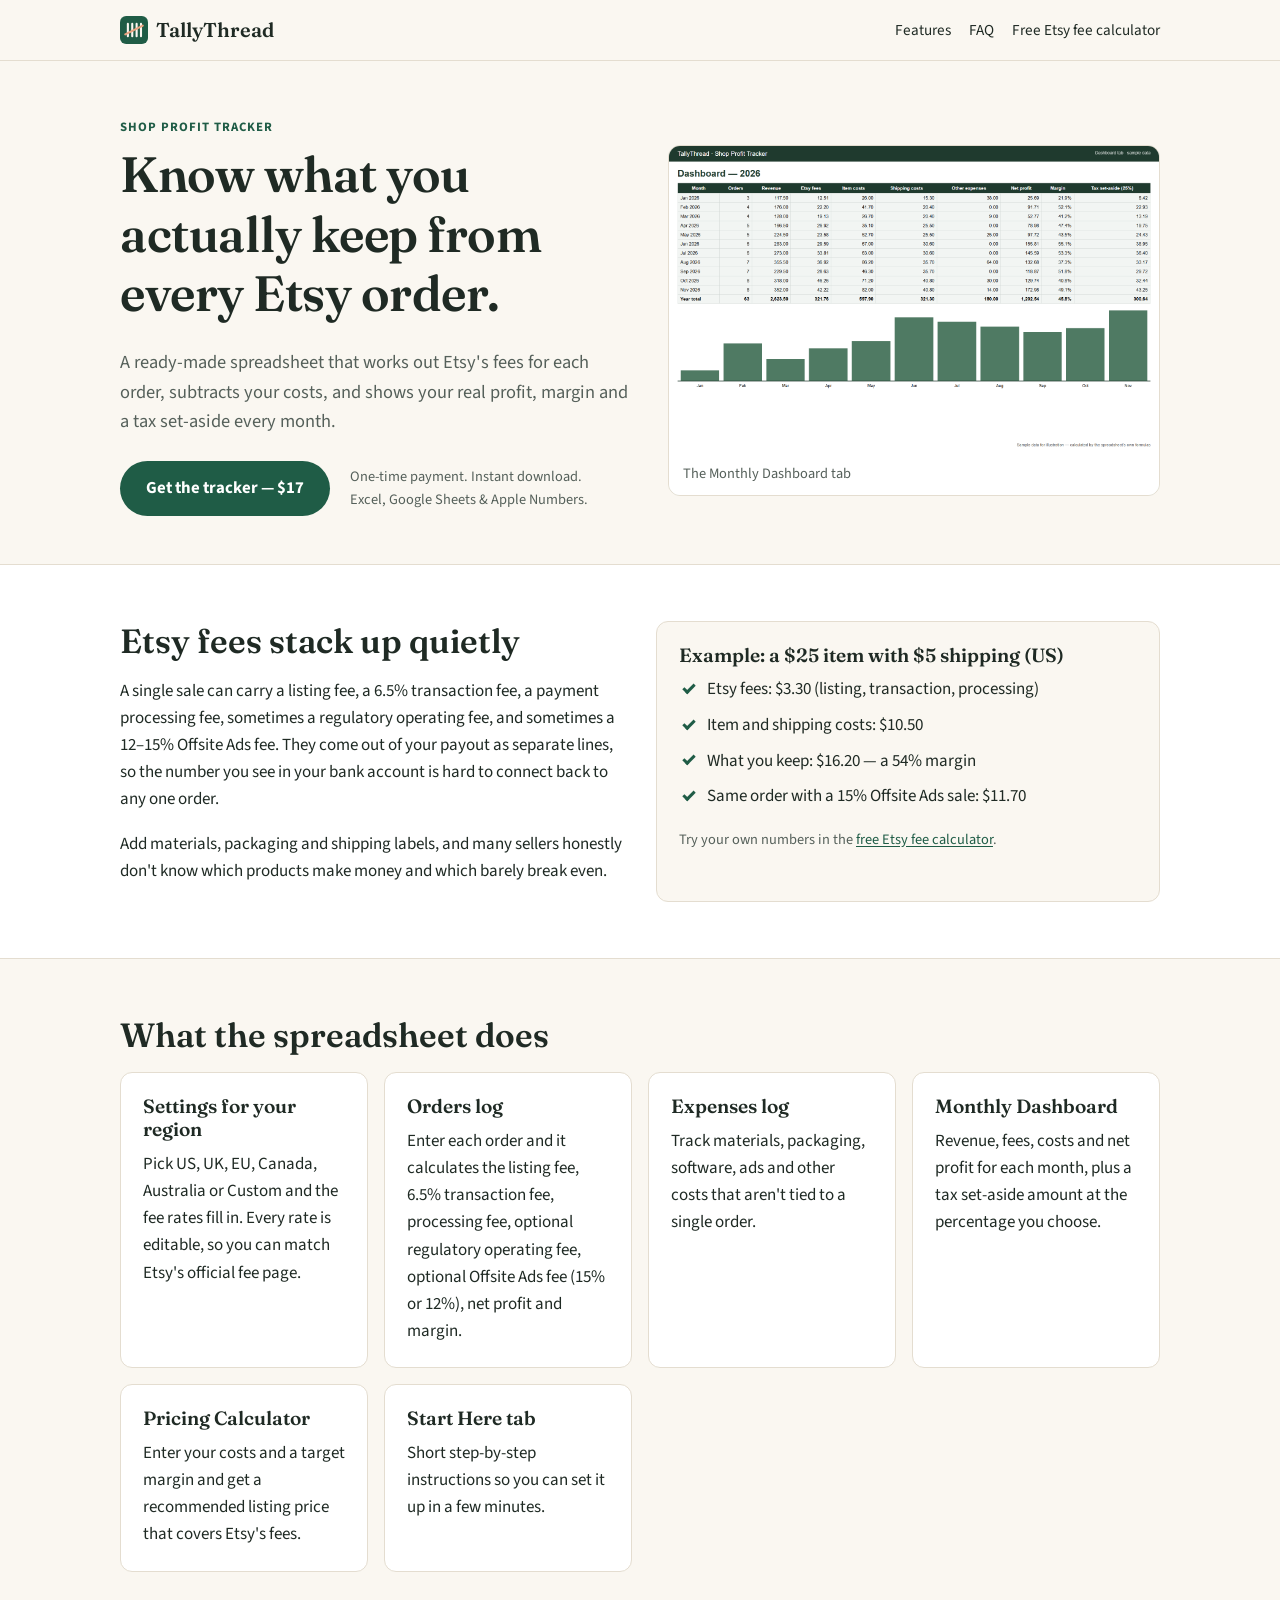
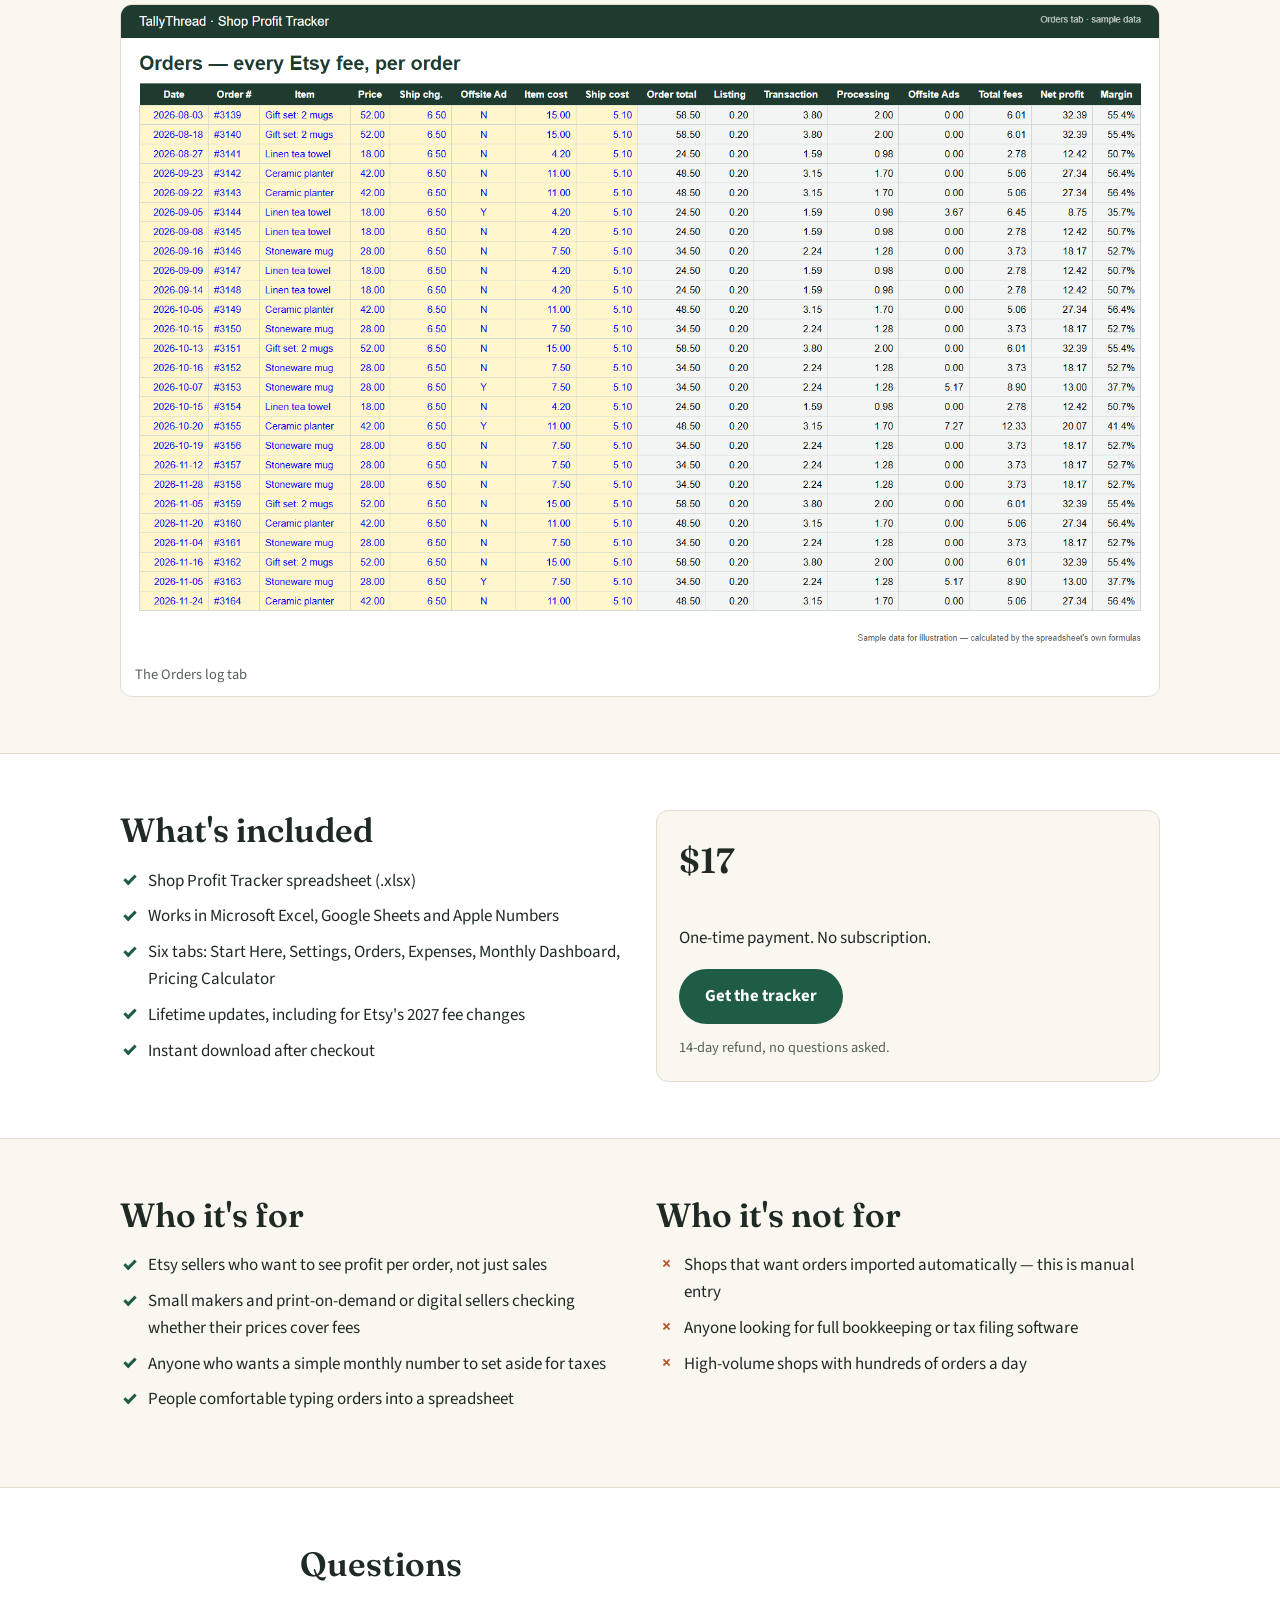
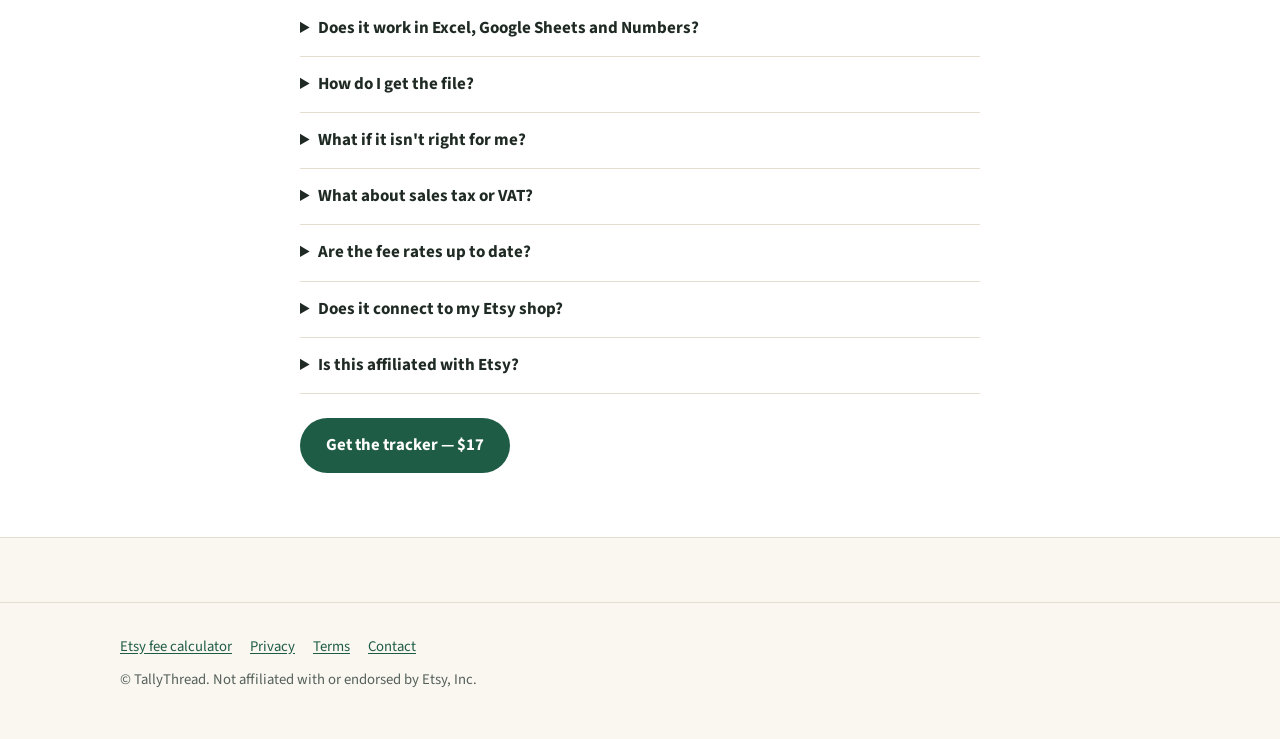
<file: site/index.html>
<!doctype html>
<html lang="en">
<head>
<meta charset="utf-8">
<meta name="viewport" content="width=device-width, initial-scale=1">
<title>Shop Profit Tracker — Etsy profit spreadsheet | TallyThread</title>
<meta name="description" content="A spreadsheet for Etsy and small online sellers that works out every fee, your real profit per order, monthly totals and a tax set-aside. Excel, Google Sheets and Numbers. $17 one-time.">
<link rel="canonical" href="https://bernardocarvalho2000.github.io/tallythread/">
<meta property="og:type" content="website">
<meta property="og:title" content="Shop Profit Tracker — know your real profit on every Etsy order">
<meta property="og:description" content="Spreadsheet that calculates Etsy fees, net profit, margin and a monthly tax set-aside. Excel, Google Sheets, Numbers. $17 one-time.">
<meta property="og:url" content="https://bernardocarvalho2000.github.io/tallythread/">
<meta property="og:image" content="https://bernardocarvalho2000.github.io/tallythread/assets/preview-dashboard.png">
<link rel="icon" href="favicon.svg" type="image/svg+xml">
<link rel="preconnect" href="https://fonts.googleapis.com">
<link rel="preconnect" href="https://fonts.gstatic.com" crossorigin>
<link rel="stylesheet" href="https://fonts.googleapis.com/css2?family=Fraunces:opsz,wght@9..144,600&family=Source+Sans+3:wght@400;600;700&display=swap">
<link rel="stylesheet" href="styles.css">
</head>
<body>
<a class="skip" href="#main">Skip to content</a>
<header class="site-header">
  <div class="wrap">
    <a class="brand" href="./"><img src="favicon.svg" alt="" width="28" height="28">TallyThread</a>
    <nav class="nav" aria-label="Main">
      <a href="#features">Features</a>
      <a href="#faq">FAQ</a>
      <a href="etsy-fee-calculator/">Free Etsy fee calculator</a>
    </nav>
  </div>
</header>

<main id="main">
  <section class="hero">
    <div class="wrap hero-grid">
      <div>
        <p class="eyebrow">Shop Profit Tracker</p>
        <h1>Know what you actually keep from every Etsy order.</h1>
        <p class="lead">A ready-made spreadsheet that works out Etsy's fees for each order, subtracts your costs, and shows your real profit, margin and a tax set-aside every month.</p>
        <div class="cta-row">
          <a class="buy" href="https://bernardocraft3.gumroad.com/l/shop-profit-tracker" data-gumroad-overlay-checkout="false">Get the tracker — $17</a>
          <span class="fine">One-time payment. Instant download.<br>Excel, Google Sheets &amp; Apple Numbers.</span>
        </div>
      </div>
      <figure class="shot">
        <img src="assets/preview-dashboard.png" alt="Monthly Dashboard tab showing revenue, Etsy fees, costs, net profit and tax set-aside for each month" width="1600" height="1000">
        <figcaption>The Monthly Dashboard tab</figcaption>
      </figure>
    </div>
  </section>

  <section class="alt" aria-labelledby="problem">
    <div class="wrap two">
      <div>
        <h2 id="problem">Etsy fees stack up quietly</h2>
        <p>A single sale can carry a listing fee, a 6.5% transaction fee, a payment processing fee, sometimes a regulatory operating fee, and sometimes a 12–15% Offsite Ads fee. They come out of your payout as separate lines, so the number you see in your bank account is hard to connect back to any one order.</p>
        <p>Add materials, packaging and shipping labels, and many sellers honestly don't know which products make money and which barely break even.</p>
      </div>
      <div class="card">
        <h3>Example: a $25 item with $5 shipping (US)</h3>
        <ul class="check">
          <li>Etsy fees: $3.30 (listing, transaction, processing)</li>
          <li>Item and shipping costs: $10.50</li>
          <li>What you keep: $16.20 — a 54% margin</li>
          <li>Same order with a 15% Offsite Ads sale: $11.70</li>
        </ul>
        <p class="fine">Try your own numbers in the <a href="etsy-fee-calculator/">free Etsy fee calculator</a>.</p>
      </div>
    </div>
  </section>

  <section id="features" aria-labelledby="features-h">
    <div class="wrap">
      <h2 id="features-h">What the spreadsheet does</h2>
      <div class="grid">
        <div class="card"><h3>Settings for your region</h3><p>Pick US, UK, EU, Canada, Australia or Custom and the fee rates fill in. Every rate is editable, so you can match Etsy's official fee page.</p></div>
        <div class="card"><h3>Orders log</h3><p>Enter each order and it calculates the listing fee, 6.5% transaction fee, processing fee, optional regulatory operating fee, optional Offsite Ads fee (15% or 12%), net profit and margin.</p></div>
        <div class="card"><h3>Expenses log</h3><p>Track materials, packaging, software, ads and other costs that aren't tied to a single order.</p></div>
        <div class="card"><h3>Monthly Dashboard</h3><p>Revenue, fees, costs and net profit for each month, plus a tax set-aside amount at the percentage you choose.</p></div>
        <div class="card"><h3>Pricing Calculator</h3><p>Enter your costs and a target margin and get a recommended listing price that covers Etsy's fees.</p></div>
        <div class="card"><h3>Start Here tab</h3><p>Short step-by-step instructions so you can set it up in a few minutes.</p></div>
      </div>
      <figure class="shot" style="margin-top:32px">
        <img src="assets/preview-orders.png" alt="Orders log tab with one row per order showing each Etsy fee, net profit and margin" width="1600" height="1000" loading="lazy">
        <figcaption>The Orders log tab</figcaption>
      </figure>
    </div>
  </section>

  <section class="alt" aria-labelledby="included">
    <div class="wrap two">
      <div>
        <h2 id="included">What's included</h2>
        <ul class="check">
          <li>Shop Profit Tracker spreadsheet (.xlsx)</li>
          <li>Works in Microsoft Excel, Google Sheets and Apple Numbers</li>
          <li>Six tabs: Start Here, Settings, Orders, Expenses, Monthly Dashboard, Pricing Calculator</li>
          <li>Lifetime updates, including for Etsy's 2027 fee changes</li>
          <li>Instant download after checkout</li>
        </ul>
      </div>
      <div class="card">
        <p class="price">$17</p>
        <p>One-time payment. No subscription.</p>
        <a class="buy" href="https://bernardocraft3.gumroad.com/l/shop-profit-tracker" data-gumroad-overlay-checkout="false">Get the tracker</a>
        <p class="fine" style="margin-top:12px">14-day refund, no questions asked.</p>
      </div>
    </div>
  </section>

  <section aria-labelledby="who">
    <div class="wrap two">
      <div>
        <h2 id="who">Who it's for</h2>
        <ul class="check">
          <li>Etsy sellers who want to see profit per order, not just sales</li>
          <li>Small makers and print-on-demand or digital sellers checking whether their prices cover fees</li>
          <li>Anyone who wants a simple monthly number to set aside for taxes</li>
          <li>People comfortable typing orders into a spreadsheet</li>
        </ul>
      </div>
      <div>
        <h2>Who it's not for</h2>
        <ul class="check cross">
          <li>Shops that want orders imported automatically — this is manual entry</li>
          <li>Anyone looking for full bookkeeping or tax filing software</li>
          <li>High-volume shops with hundreds of orders a day</li>
        </ul>
      </div>
    </div>
  </section>

  <section id="faq" class="alt" aria-labelledby="faq-h">
    <div class="wrap narrow">
      <h2 id="faq-h">Questions</h2>
      <details><summary>Does it work in Excel, Google Sheets and Numbers?</summary><p>Yes. It's a standard .xlsx file. Open it in Microsoft Excel, upload it to Google Drive and open it with Google Sheets, or open it in Apple Numbers.</p></details>
      <details><summary>How do I get the file?</summary><p>Checkout is handled by Gumroad. Right after you pay you'll see a download link, and Gumroad also emails you the link so you can download it again later.</p></details>
      <details><summary>What if it isn't right for me?</summary><p>Email within 14 days of purchase for a full refund. No questions asked.</p></details>
      <details><summary>What about sales tax or VAT?</summary><p>Gumroad calculates and collects any sales tax or VAT that applies to your location at checkout.</p></details>
      <details><summary>Are the fee rates up to date?</summary><p>The Settings tab pre-fills rates for your region, and every rate is editable. Etsy changes fees from time to time, so check them against Etsy's official fee page. Buyers get free updates for the life of the product, including for the 2027 fee changes.</p></details>
      <details><summary>Does it connect to my Etsy shop?</summary><p>No. You type in your orders and expenses. Nothing connects to your Etsy account.</p></details>
      <details><summary>Is this affiliated with Etsy?</summary><p>No. TallyThread and Shop Profit Tracker are not affiliated with, endorsed by or sponsored by Etsy, Inc. "Etsy" is a trademark of Etsy, Inc.</p></details>
      <div class="cta-row">
        <a class="buy" href="https://bernardocraft3.gumroad.com/l/shop-profit-tracker" data-gumroad-overlay-checkout="false">Get the tracker — $17</a>
      </div>
    </div>
  </section>
</main>

<footer class="site-footer">
  <div class="wrap">
    <nav aria-label="Footer">
      <a href="etsy-fee-calculator/">Etsy fee calculator</a>
      <a href="privacy.html">Privacy</a>
      <a href="terms.html">Terms</a>
      <a href="mailto:bernardo.carvalho20@outlook.com">Contact</a>
    </nav>
    <p>© TallyThread. Not affiliated with or endorsed by Etsy, Inc.</p>
  </div>
</footer>
</body>
</html>
</file>
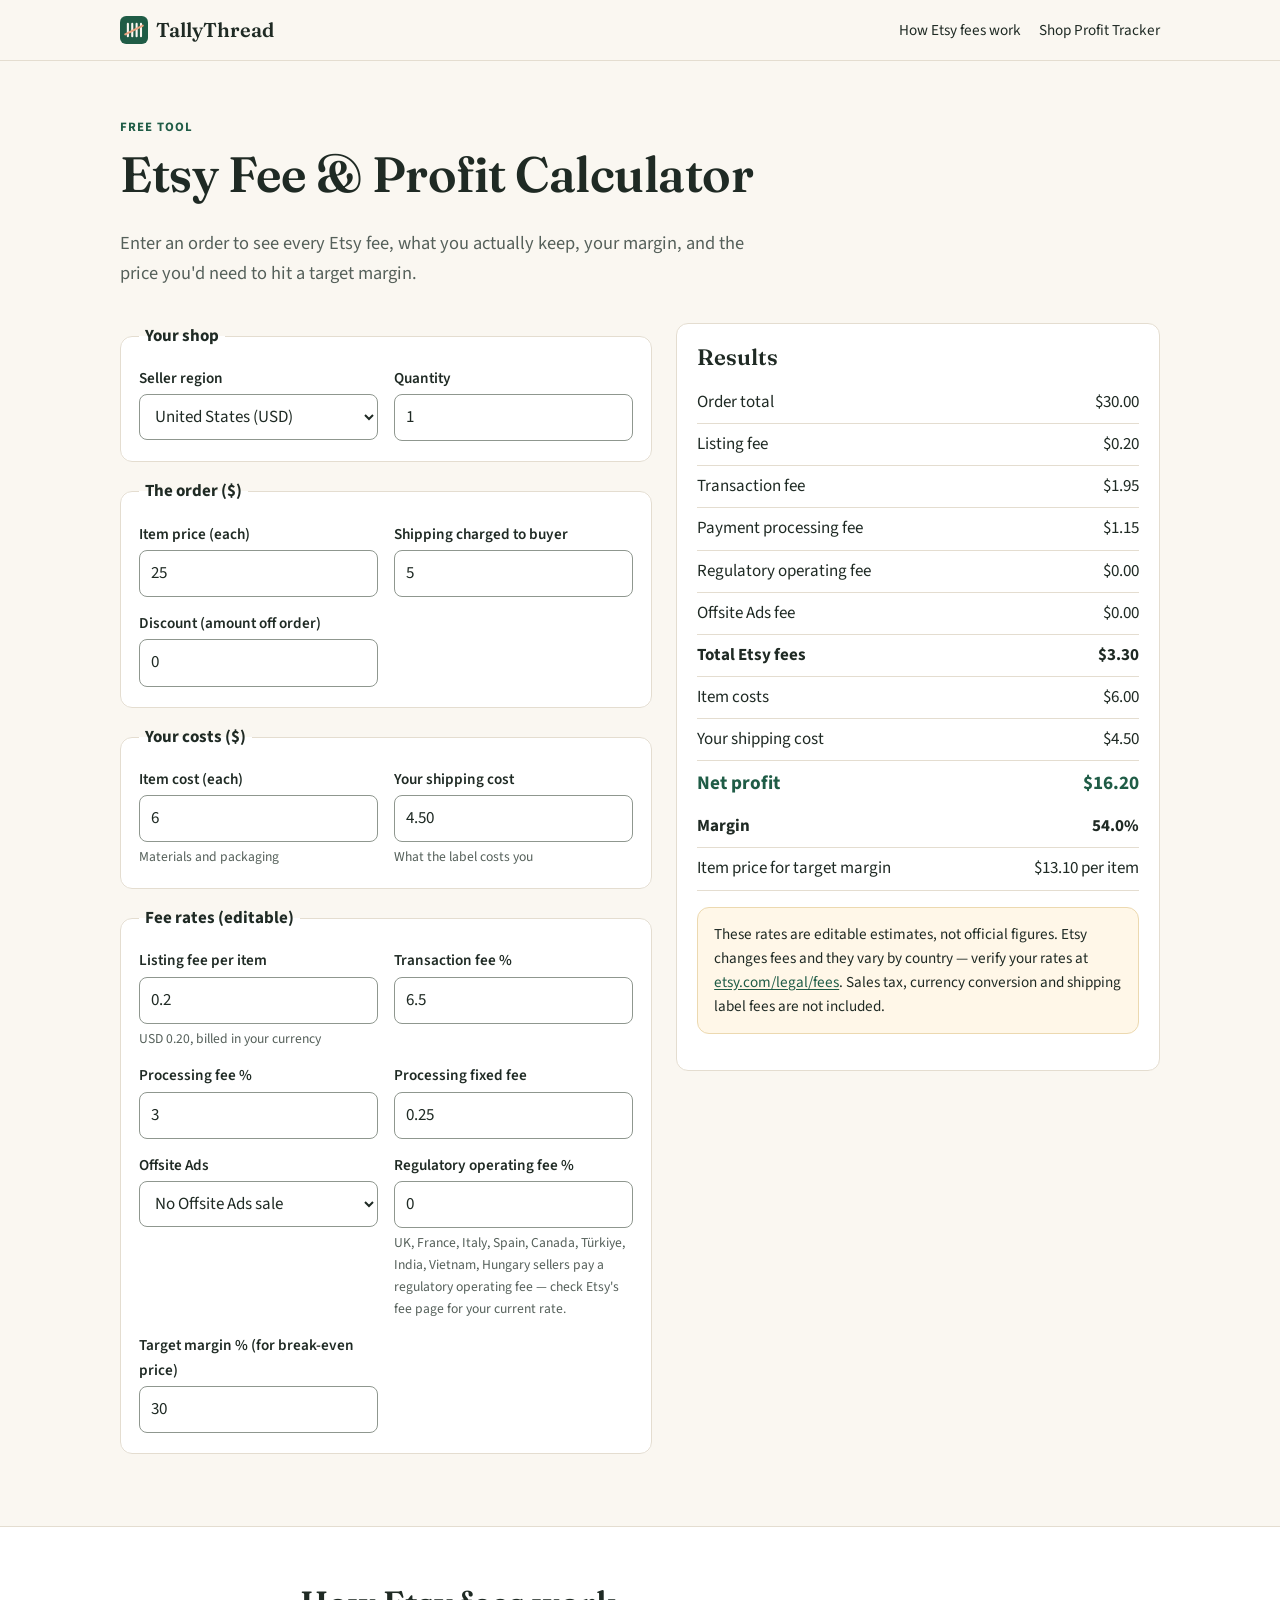
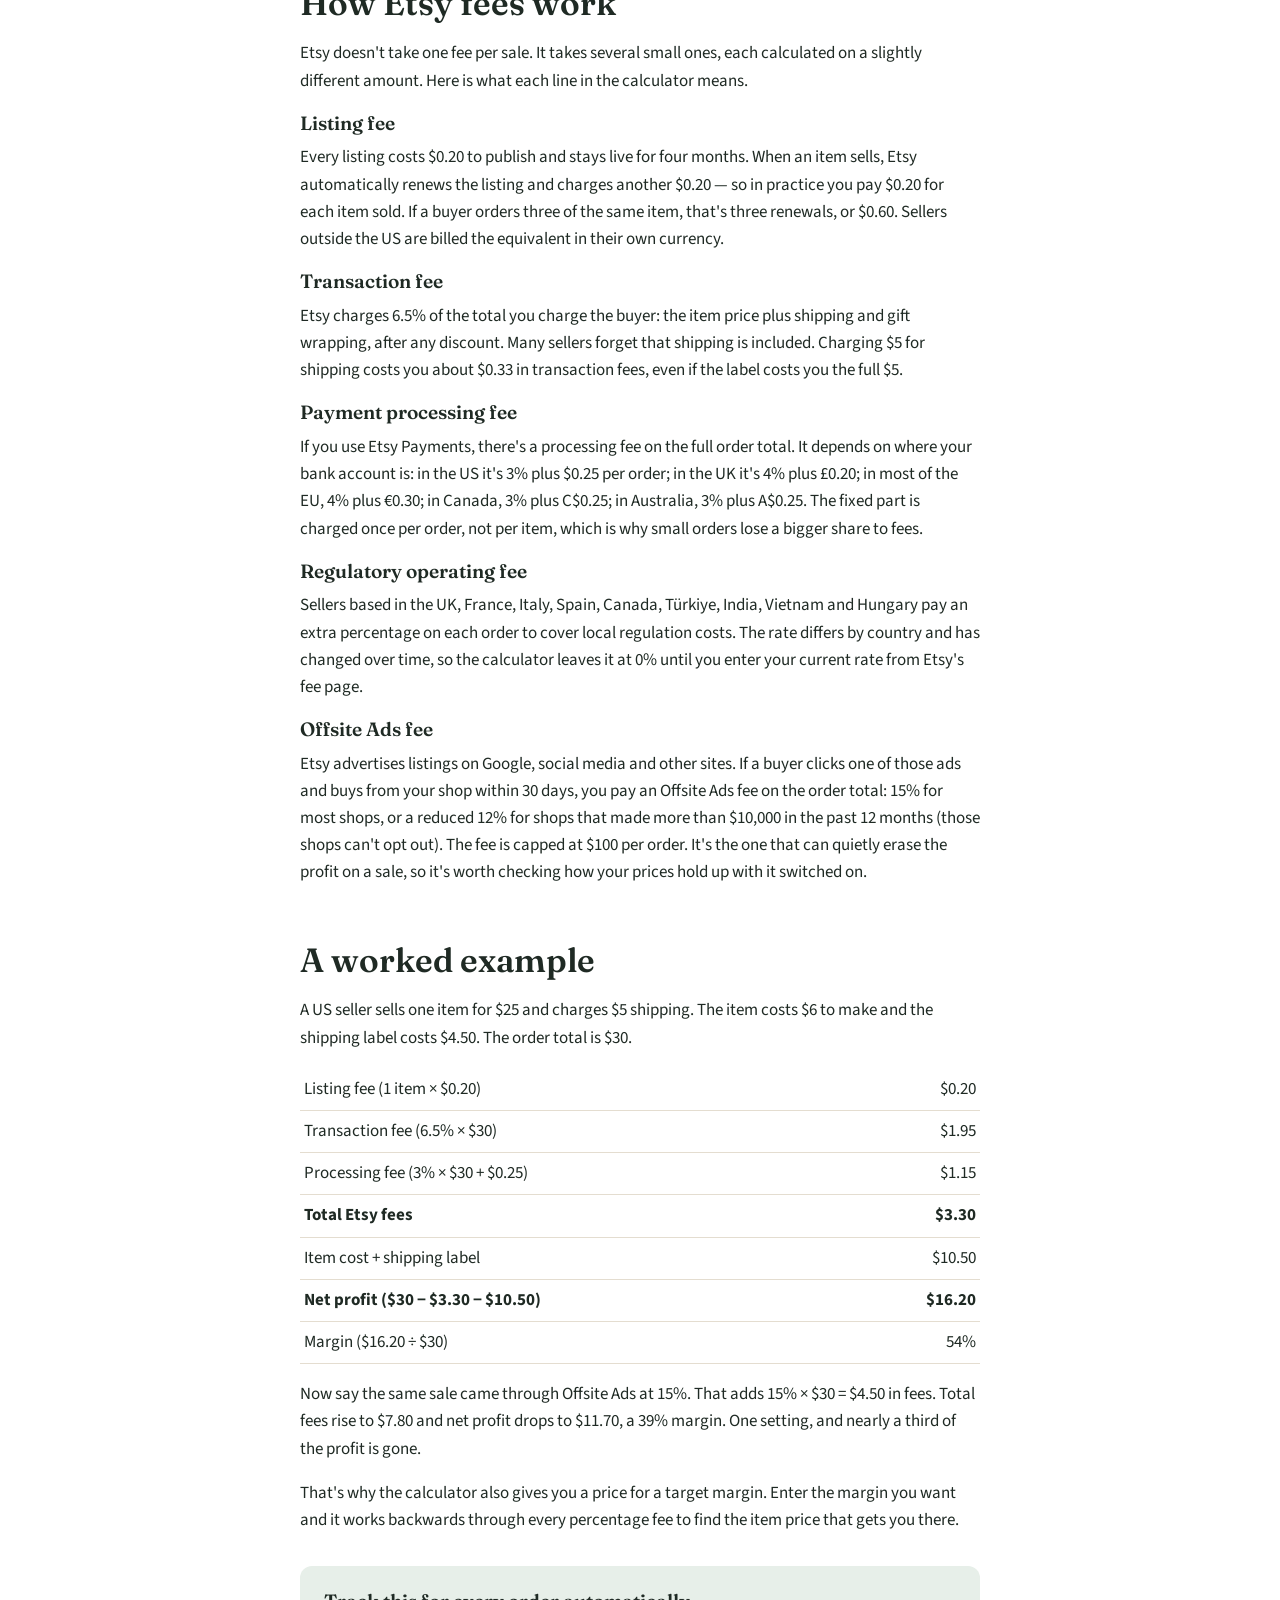
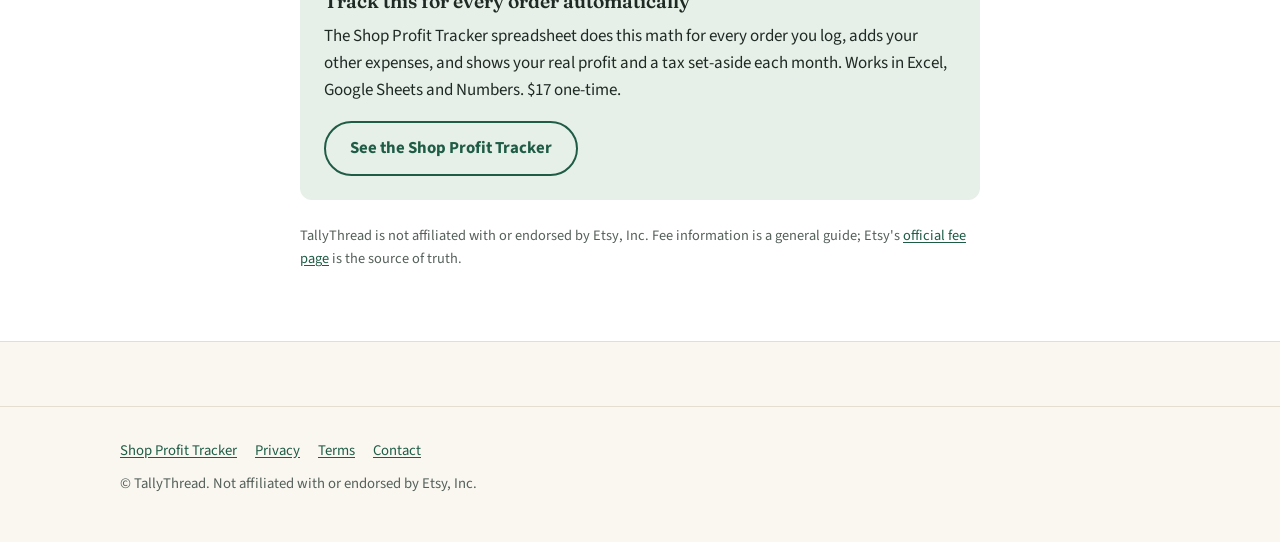
<file: site/etsy-fee-calculator/index.html>
<!doctype html>
<html lang="en">
<head>
<meta charset="utf-8">
<meta name="viewport" content="width=device-width, initial-scale=1">
<title>Etsy Fee Calculator — Fees, Profit &amp; Break-Even Price (Free)</title>
<meta name="description" content="Free Etsy fee calculator. See the listing, transaction, payment processing, regulatory and Offsite Ads fees on any order, plus your net profit, margin and break-even price. US, UK, EU, Canada, Australia.">
<link rel="canonical" href="https://bernardocarvalho2000.github.io/tallythread/etsy-fee-calculator/">
<meta property="og:type" content="website">
<meta property="og:title" content="Free Etsy Fee & Profit Calculator">
<meta property="og:description" content="Work out every Etsy fee on an order, your net profit, margin and the price you need for a target margin.">
<meta property="og:url" content="https://bernardocarvalho2000.github.io/tallythread/etsy-fee-calculator/">
<meta property="og:image" content="https://bernardocarvalho2000.github.io/tallythread/assets/preview-dashboard.png">
<link rel="icon" href="../favicon.svg" type="image/svg+xml">
<link rel="preconnect" href="https://fonts.googleapis.com">
<link rel="preconnect" href="https://fonts.gstatic.com" crossorigin>
<link rel="stylesheet" href="https://fonts.googleapis.com/css2?family=Fraunces:opsz,wght@9..144,600&family=Source+Sans+3:wght@400;600;700&display=swap">
<link rel="stylesheet" href="../styles.css">
<script type="application/ld+json">
{
  "@context": "https://schema.org",
  "@graph": [
    {
      "@type": "WebApplication",
      "name": "Etsy Fee & Profit Calculator",
      "url": "https://bernardocarvalho2000.github.io/tallythread/etsy-fee-calculator/",
      "applicationCategory": "BusinessApplication",
      "operatingSystem": "Any (runs in the browser)",
      "isAccessibleForFree": true,
      "offers": { "@type": "Offer", "price": "0", "priceCurrency": "USD" },
      "publisher": { "@type": "Organization", "name": "TallyThread" }
    },
    {
      "@type": "FAQPage",
      "mainEntity": [
        { "@type": "Question", "name": "How much does Etsy take per sale?",
          "acceptedAnswer": { "@type": "Answer", "text": "For a US seller, Etsy charges a $0.20 listing fee, a 6.5% transaction fee on the item price plus shipping, and a payment processing fee of 3% plus $0.25. On a $25 item with $5 shipping that is $3.30, about 11% of the order. Offsite Ads (15% or 12%) and regulatory operating fees can add more. Check Etsy's fee page for current rates." } },
        { "@type": "Question", "name": "Does Etsy charge fees on shipping?",
          "acceptedAnswer": { "@type": "Answer", "text": "Yes. The 6.5% transaction fee and the payment processing fee are both charged on the shipping amount you charge the buyer, not just the item price." } },
        { "@type": "Question", "name": "What is the Etsy Offsite Ads fee?",
          "acceptedAnswer": { "@type": "Answer", "text": "If a buyer clicks an Etsy ad on another site and buys within 30 days, Etsy charges an Offsite Ads fee of 15% of the order total, or 12% for shops that made over $10,000 in the past 12 months. The fee is capped at $100 per order." } },
        { "@type": "Question", "name": "What is the Etsy regulatory operating fee?",
          "acceptedAnswer": { "@type": "Answer", "text": "Sellers in some countries, including the UK, France, Italy, Spain, Canada, Türkiye, India, Vietnam and Hungary, pay an extra percentage on each order to cover local regulatory costs. The rate differs by country; check Etsy's fee page." } }
      ]
    }
  ]
}
</script>
</head>
<body>
<a class="skip" href="#main">Skip to content</a>
<header class="site-header">
  <div class="wrap">
    <a class="brand" href="../"><img src="../favicon.svg" alt="" width="28" height="28">TallyThread</a>
    <nav class="nav" aria-label="Main">
      <a href="#how-fees-work">How Etsy fees work</a>
      <a href="../">Shop Profit Tracker</a>
    </nav>
  </div>
</header>

<main id="main">
  <section class="hero" style="padding-bottom:16px">
    <div class="wrap">
      <p class="eyebrow">Free tool</p>
      <h1>Etsy Fee &amp; Profit Calculator</h1>
      <p class="lead">Enter an order to see every Etsy fee, what you actually keep, your margin, and the price you'd need to hit a target margin.</p>
    </div>
  </section>

  <section style="padding-top:0">
    <div class="wrap calc-grid">
      <form id="calc" novalidate>
        <fieldset>
          <legend>Your shop</legend>
          <div class="fields">
            <div class="field">
              <label for="region">Seller region</label>
              <select id="region">
                <option value="us">United States (USD)</option>
                <option value="uk">United Kingdom (GBP)</option>
                <option value="eu">European Union (EUR)</option>
                <option value="ca">Canada (CAD)</option>
                <option value="au">Australia (AUD)</option>
                <option value="custom">Custom</option>
              </select>
            </div>
            <div class="field">
              <label for="quantity">Quantity</label>
              <input id="quantity" type="number" inputmode="numeric" min="1" step="1" value="1">
            </div>
          </div>
        </fieldset>

        <fieldset>
          <legend>The order (<span class="cur">$</span>)</legend>
          <div class="fields">
            <div class="field"><label for="price">Item price (each)</label><input id="price" type="number" inputmode="decimal" min="0" step="0.01" value="25"></div>
            <div class="field"><label for="shipping">Shipping charged to buyer</label><input id="shipping" type="number" inputmode="decimal" min="0" step="0.01" value="5"></div>
            <div class="field"><label for="discount">Discount (amount off order)</label><input id="discount" type="number" inputmode="decimal" min="0" step="0.01" value="0"></div>
          </div>
        </fieldset>

        <fieldset>
          <legend>Your costs (<span class="cur">$</span>)</legend>
          <div class="fields">
            <div class="field"><label for="itemCost">Item cost (each)</label><input id="itemCost" type="number" inputmode="decimal" min="0" step="0.01" value="6"><span class="hint">Materials and packaging</span></div>
            <div class="field"><label for="shippingCost">Your shipping cost</label><input id="shippingCost" type="number" inputmode="decimal" min="0" step="0.01" value="4.50"><span class="hint">What the label costs you</span></div>
          </div>
        </fieldset>

        <fieldset>
          <legend>Fee rates (editable)</legend>
          <div class="fields">
            <div class="field"><label for="listing">Listing fee per item</label><input id="listing" type="number" inputmode="decimal" min="0" step="0.01"><span class="hint">USD 0.20, billed in your currency</span></div>
            <div class="field"><label for="transactionPct">Transaction fee %</label><input id="transactionPct" type="number" inputmode="decimal" min="0" step="0.1"></div>
            <div class="field"><label for="processingPct">Processing fee %</label><input id="processingPct" type="number" inputmode="decimal" min="0" step="0.1"></div>
            <div class="field"><label for="processingFixed">Processing fixed fee</label><input id="processingFixed" type="number" inputmode="decimal" min="0" step="0.01"></div>
            <div class="field">
              <label for="offsiteAdsPct">Offsite Ads</label>
              <select id="offsiteAdsPct">
                <option value="0">No Offsite Ads sale</option>
                <option value="15">15% (standard)</option>
                <option value="12">12% (shops over $10k/yr)</option>
              </select>
            </div>
            <div class="field">
              <label for="regulatoryPct">Regulatory operating fee %</label>
              <input id="regulatoryPct" type="number" inputmode="decimal" min="0" step="0.01" value="0" aria-describedby="reg-hint">
              <span class="hint" id="reg-hint">UK, France, Italy, Spain, Canada, Türkiye, India, Vietnam, Hungary sellers pay a regulatory operating fee — check Etsy's fee page for your current rate.</span>
            </div>
            <div class="field"><label for="targetMarginPct">Target margin % (for break-even price)</label><input id="targetMarginPct" type="number" inputmode="decimal" min="0" max="99" step="1" value="30"></div>
          </div>
        </fieldset>
      </form>

      <div class="results" aria-live="polite">
        <h2 style="font-size:1.4rem">Results</h2>
        <table>
          <tbody>
            <tr><th scope="row">Order total</th><td id="out-orderTotal"></td></tr>
            <tr><th scope="row">Listing fee</th><td id="out-listing"></td></tr>
            <tr><th scope="row">Transaction fee</th><td id="out-transaction"></td></tr>
            <tr><th scope="row">Payment processing fee</th><td id="out-processing"></td></tr>
            <tr><th scope="row">Regulatory operating fee</th><td id="out-regulatory"></td></tr>
            <tr><th scope="row">Offsite Ads fee</th><td id="out-offsiteAds"></td></tr>
            <tr class="total"><th scope="row">Total Etsy fees</th><td id="out-totalFees"></td></tr>
            <tr><th scope="row">Item costs</th><td id="out-itemCost"></td></tr>
            <tr><th scope="row">Your shipping cost</th><td id="out-shippingCost"></td></tr>
            <tr class="big"><th scope="row">Net profit</th><td id="out-netProfit"></td></tr>
            <tr class="total"><th scope="row">Margin</th><td id="out-margin"></td></tr>
            <tr><th scope="row">Item price for target margin</th><td id="out-breakEvenPrice"></td></tr>
          </tbody>
        </table>
        <div class="notice">These rates are editable estimates, not official figures. Etsy changes fees and they vary by country — verify your rates at <a href="https://www.etsy.com/legal/fees" rel="noopener">etsy.com/legal/fees</a>. Sales tax, currency conversion and shipping label fees are not included.</div>
      </div>
    </div>
  </section>

  <section id="how-fees-work" class="alt">
    <div class="wrap narrow prose">
      <h2 style="margin-top:0">How Etsy fees work</h2>
      <p>Etsy doesn't take one fee per sale. It takes several small ones, each calculated on a slightly different amount. Here is what each line in the calculator means.</p>

      <h3>Listing fee</h3>
      <p>Every listing costs $0.20 to publish and stays live for four months. When an item sells, Etsy automatically renews the listing and charges another $0.20 — so in practice you pay $0.20 for each item sold. If a buyer orders three of the same item, that's three renewals, or $0.60. Sellers outside the US are billed the equivalent in their own currency.</p>

      <h3>Transaction fee</h3>
      <p>Etsy charges 6.5% of the total you charge the buyer: the item price plus shipping and gift wrapping, after any discount. Many sellers forget that shipping is included. Charging $5 for shipping costs you about $0.33 in transaction fees, even if the label costs you the full $5.</p>

      <h3>Payment processing fee</h3>
      <p>If you use Etsy Payments, there's a processing fee on the full order total. It depends on where your bank account is: in the US it's 3% plus $0.25 per order; in the UK it's 4% plus £0.20; in most of the EU, 4% plus €0.30; in Canada, 3% plus C$0.25; in Australia, 3% plus A$0.25. The fixed part is charged once per order, not per item, which is why small orders lose a bigger share to fees.</p>

      <h3>Regulatory operating fee</h3>
      <p>Sellers based in the UK, France, Italy, Spain, Canada, Türkiye, India, Vietnam and Hungary pay an extra percentage on each order to cover local regulation costs. The rate differs by country and has changed over time, so the calculator leaves it at 0% until you enter your current rate from Etsy's fee page.</p>

      <h3>Offsite Ads fee</h3>
      <p>Etsy advertises listings on Google, social media and other sites. If a buyer clicks one of those ads and buys from your shop within 30 days, you pay an Offsite Ads fee on the order total: 15% for most shops, or a reduced 12% for shops that made more than $10,000 in the past 12 months (those shops can't opt out). The fee is capped at $100 per order. It's the one that can quietly erase the profit on a sale, so it's worth checking how your prices hold up with it switched on.</p>

      <h2>A worked example</h2>
      <p>A US seller sells one item for $25 and charges $5 shipping. The item costs $6 to make and the shipping label costs $4.50. The order total is $30.</p>
      <table>
        <tbody>
          <tr><td>Listing fee (1 item × $0.20)</td><td>$0.20</td></tr>
          <tr><td>Transaction fee (6.5% × $30)</td><td>$1.95</td></tr>
          <tr><td>Processing fee (3% × $30 + $0.25)</td><td>$1.15</td></tr>
          <tr><th>Total Etsy fees</th><td><strong>$3.30</strong></td></tr>
          <tr><td>Item cost + shipping label</td><td>$10.50</td></tr>
          <tr><th>Net profit ($30 − $3.30 − $10.50)</th><td><strong>$16.20</strong></td></tr>
          <tr><td>Margin ($16.20 ÷ $30)</td><td>54%</td></tr>
        </tbody>
      </table>
      <p>Now say the same sale came through Offsite Ads at 15%. That adds 15% × $30 = $4.50 in fees. Total fees rise to $7.80 and net profit drops to $11.70, a 39% margin. One setting, and nearly a third of the profit is gone.</p>
      <p>That's why the calculator also gives you a price for a target margin. Enter the margin you want and it works backwards through every percentage fee to find the item price that gets you there.</p>

      <div class="cta-box">
        <h3>Track this for every order automatically</h3>
        <p>The Shop Profit Tracker spreadsheet does this math for every order you log, adds your other expenses, and shows your real profit and a tax set-aside each month. Works in Excel, Google Sheets and Numbers. $17 one-time.</p>
        <a class="btn btn-ghost" href="../">See the Shop Profit Tracker</a>
      </div>
      <p class="fine" style="margin-top:24px">TallyThread is not affiliated with or endorsed by Etsy, Inc. Fee information is a general guide; Etsy's <a href="https://www.etsy.com/legal/fees" rel="noopener">official fee page</a> is the source of truth.</p>
    </div>
  </section>
</main>

<footer class="site-footer">
  <div class="wrap">
    <nav aria-label="Footer">
      <a href="../">Shop Profit Tracker</a>
      <a href="../privacy.html">Privacy</a>
      <a href="../terms.html">Terms</a>
      <a href="mailto:bernardo.carvalho20@outlook.com">Contact</a>
    </nav>
    <p>© TallyThread. Not affiliated with or endorsed by Etsy, Inc.</p>
  </div>
</footer>
<script src="calc.js"></script>
</body>
</html>
</file>
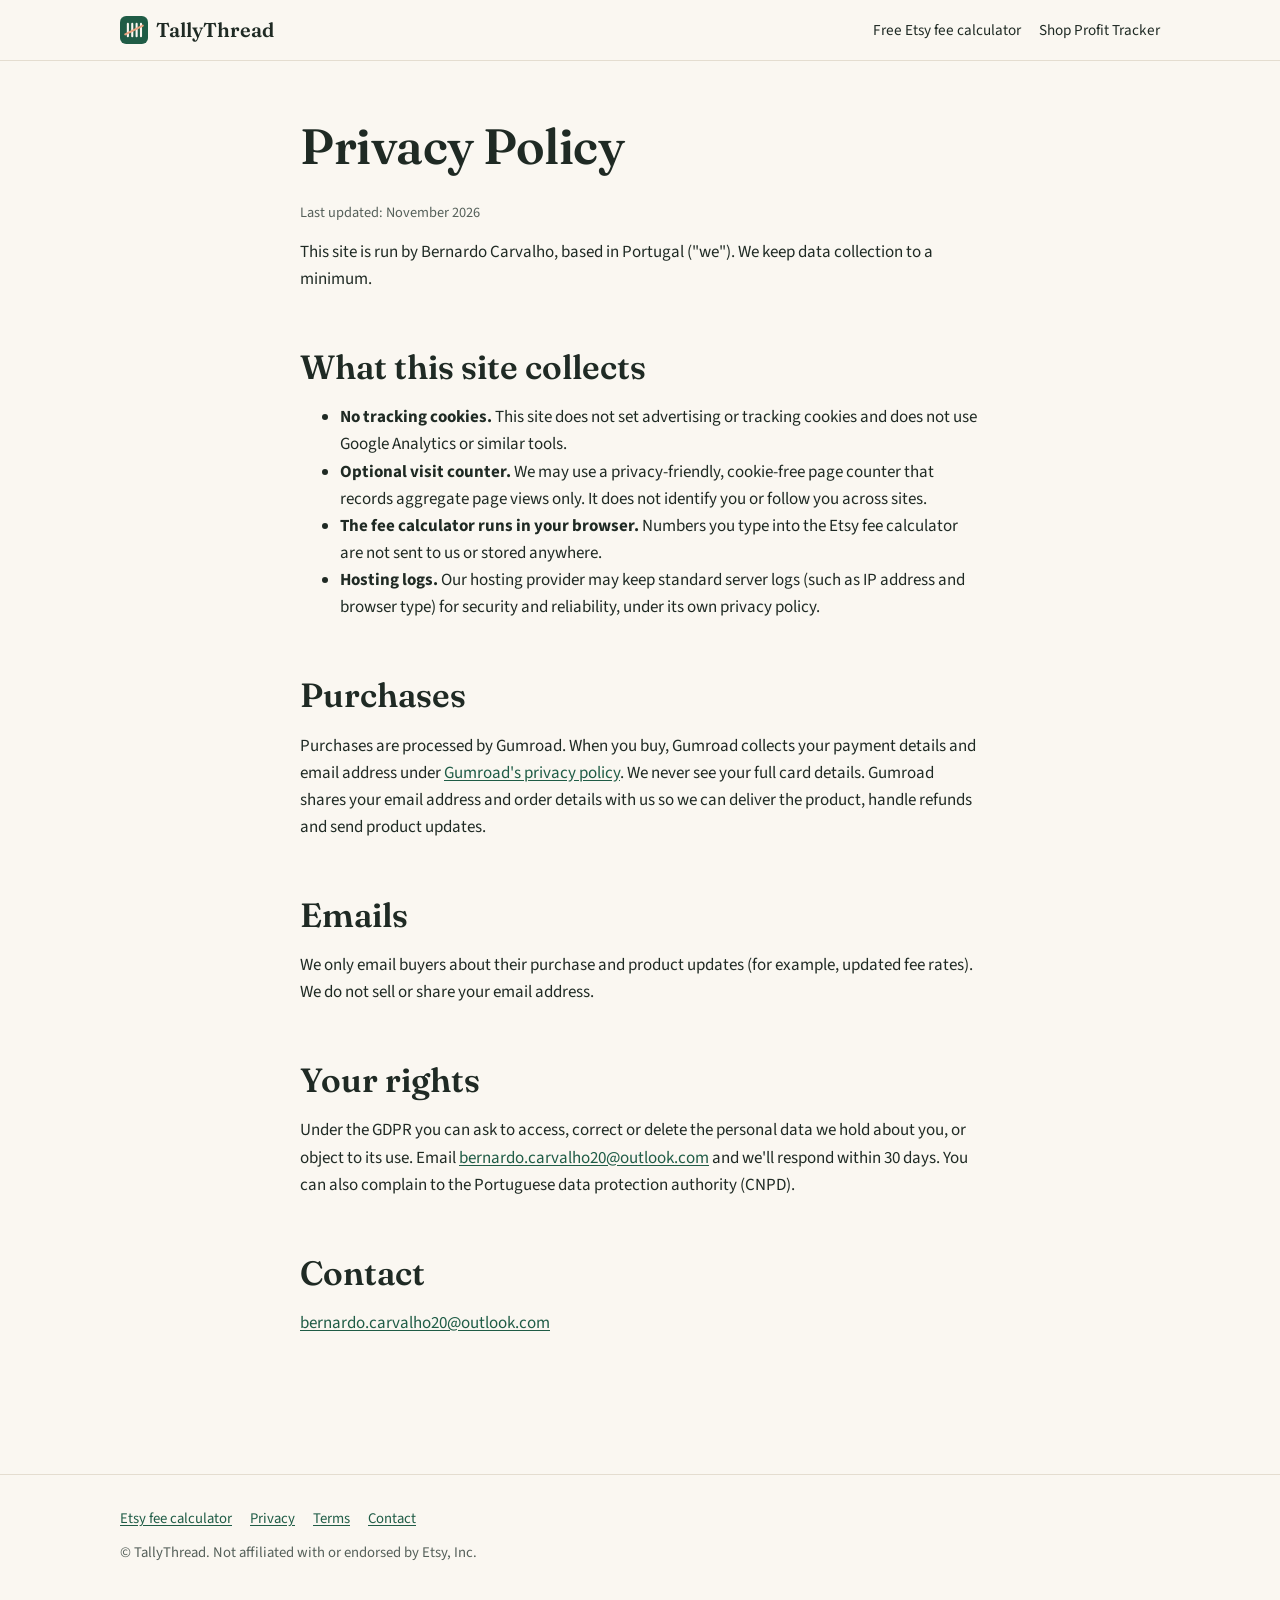
<file: site/privacy.html>
<!doctype html>
<html lang="en">
<head>
<meta charset="utf-8">
<meta name="viewport" content="width=device-width, initial-scale=1">
<title>Privacy Policy | TallyThread</title>
<meta name="description" content="How TallyThread handles your data: no tracking cookies, no ad trackers, purchases processed by Gumroad.">
<link rel="canonical" href="https://bernardocarvalho2000.github.io/tallythread/privacy.html">
<link rel="icon" href="favicon.svg" type="image/svg+xml">
<link rel="preconnect" href="https://fonts.googleapis.com">
<link rel="preconnect" href="https://fonts.gstatic.com" crossorigin>
<link rel="stylesheet" href="https://fonts.googleapis.com/css2?family=Fraunces:opsz,wght@9..144,600&family=Source+Sans+3:wght@400;600;700&display=swap">
<link rel="stylesheet" href="styles.css">
</head>
<body>
<a class="skip" href="#main">Skip to content</a>
<header class="site-header">
  <div class="wrap">
    <a class="brand" href="./"><img src="favicon.svg" alt="" width="28" height="28">TallyThread</a>
    <nav class="nav" aria-label="Main">
      <a href="etsy-fee-calculator/">Free Etsy fee calculator</a>
      <a href="./">Shop Profit Tracker</a>
    </nav>
  </div>
</header>
<main id="main">
<section>
<div class="wrap narrow prose">
<h1>Privacy Policy</h1>
<p class="fine">Last updated: November 2026</p>
<p>This site is run by Bernardo Carvalho, based in Portugal ("we"). We keep data collection to a minimum.</p>
<h2>What this site collects</h2>
<ul>
<li><strong>No tracking cookies.</strong> This site does not set advertising or tracking cookies and does not use Google Analytics or similar tools.</li>
<li><strong>Optional visit counter.</strong> We may use a privacy-friendly, cookie-free page counter that records aggregate page views only. It does not identify you or follow you across sites.</li>
<li><strong>The fee calculator runs in your browser.</strong> Numbers you type into the Etsy fee calculator are not sent to us or stored anywhere.</li>
<li><strong>Hosting logs.</strong> Our hosting provider may keep standard server logs (such as IP address and browser type) for security and reliability, under its own privacy policy.</li>
</ul>
<h2>Purchases</h2>
<p>Purchases are processed by Gumroad. When you buy, Gumroad collects your payment details and email address under <a href="https://gumroad.com/privacy" rel="noopener">Gumroad's privacy policy</a>. We never see your full card details. Gumroad shares your email address and order details with us so we can deliver the product, handle refunds and send product updates.</p>
<h2>Emails</h2>
<p>We only email buyers about their purchase and product updates (for example, updated fee rates). We do not sell or share your email address.</p>
<h2>Your rights</h2>
<p>Under the GDPR you can ask to access, correct or delete the personal data we hold about you, or object to its use. Email <a href="mailto:bernardo.carvalho20@outlook.com">bernardo.carvalho20@outlook.com</a> and we'll respond within 30 days. You can also complain to the Portuguese data protection authority (CNPD).</p>
<h2>Contact</h2>
<p><a href="mailto:bernardo.carvalho20@outlook.com">bernardo.carvalho20@outlook.com</a></p>
</div>
</section>
</main>
<footer class="site-footer">
  <div class="wrap">
    <nav aria-label="Footer">
      <a href="etsy-fee-calculator/">Etsy fee calculator</a>
      <a href="privacy.html">Privacy</a>
      <a href="terms.html">Terms</a>
      <a href="mailto:bernardo.carvalho20@outlook.com">Contact</a>
    </nav>
    <p>© TallyThread. Not affiliated with or endorsed by Etsy, Inc.</p>
  </div>
</footer>
</body>
</html>
</file>
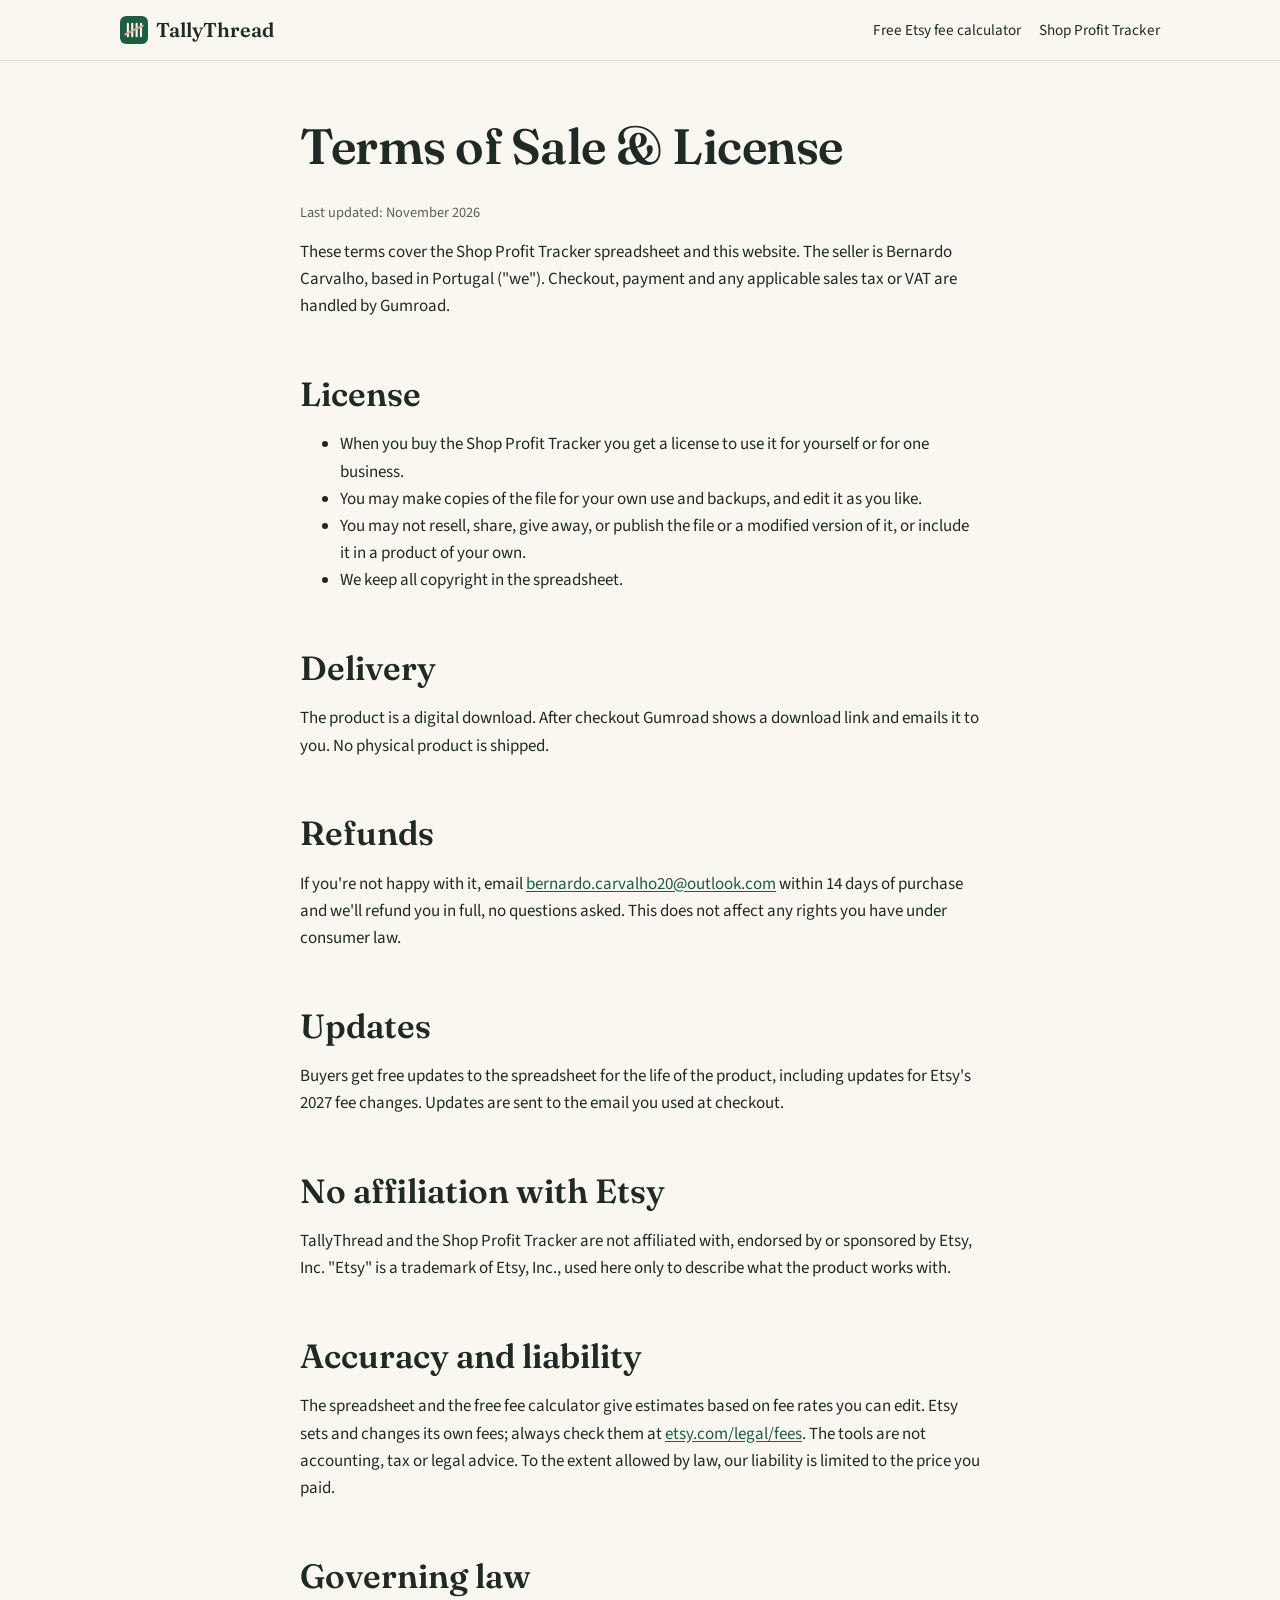
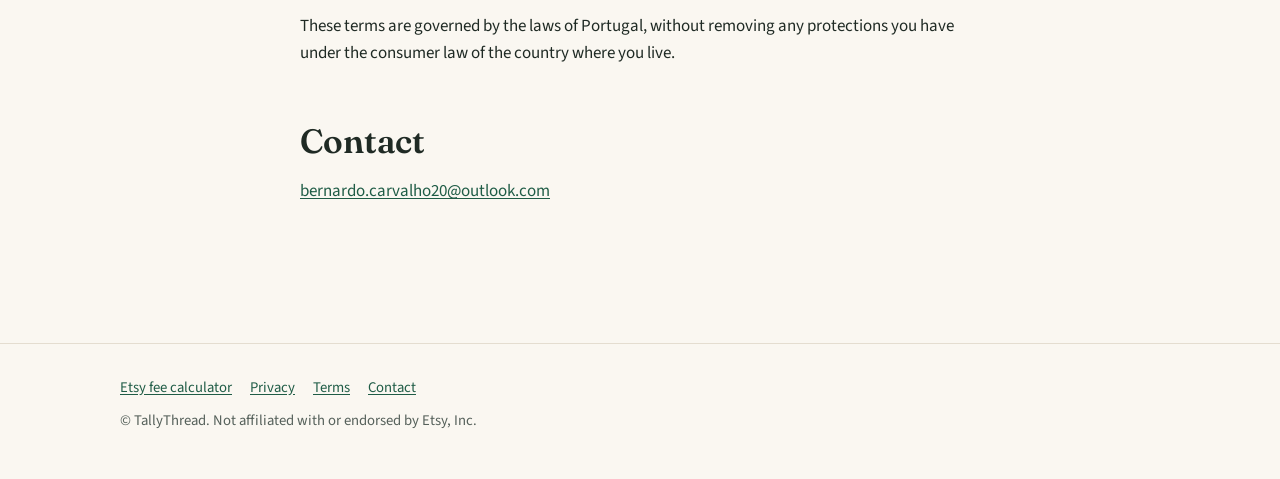
<file: site/terms.html>
<!doctype html>
<html lang="en">
<head>
<meta charset="utf-8">
<meta name="viewport" content="width=device-width, initial-scale=1">
<title>Terms of Sale & License | TallyThread</title>
<meta name="description" content="Terms for the Shop Profit Tracker spreadsheet: license, refunds, and disclaimers.">
<link rel="canonical" href="https://bernardocarvalho2000.github.io/tallythread/terms.html">
<link rel="icon" href="favicon.svg" type="image/svg+xml">
<link rel="preconnect" href="https://fonts.googleapis.com">
<link rel="preconnect" href="https://fonts.gstatic.com" crossorigin>
<link rel="stylesheet" href="https://fonts.googleapis.com/css2?family=Fraunces:opsz,wght@9..144,600&family=Source+Sans+3:wght@400;600;700&display=swap">
<link rel="stylesheet" href="styles.css">
</head>
<body>
<a class="skip" href="#main">Skip to content</a>
<header class="site-header">
  <div class="wrap">
    <a class="brand" href="./"><img src="favicon.svg" alt="" width="28" height="28">TallyThread</a>
    <nav class="nav" aria-label="Main">
      <a href="etsy-fee-calculator/">Free Etsy fee calculator</a>
      <a href="./">Shop Profit Tracker</a>
    </nav>
  </div>
</header>
<main id="main">
<section>
<div class="wrap narrow prose">
<h1>Terms of Sale &amp; License</h1>
<p class="fine">Last updated: November 2026</p>
<p>These terms cover the Shop Profit Tracker spreadsheet and this website. The seller is Bernardo Carvalho, based in Portugal ("we"). Checkout, payment and any applicable sales tax or VAT are handled by Gumroad.</p>
<h2>License</h2>
<ul>
<li>When you buy the Shop Profit Tracker you get a license to use it for yourself or for one business.</li>
<li>You may make copies of the file for your own use and backups, and edit it as you like.</li>
<li>You may not resell, share, give away, or publish the file or a modified version of it, or include it in a product of your own.</li>
<li>We keep all copyright in the spreadsheet.</li>
</ul>
<h2>Delivery</h2>
<p>The product is a digital download. After checkout Gumroad shows a download link and emails it to you. No physical product is shipped.</p>
<h2>Refunds</h2>
<p>If you're not happy with it, email <a href="mailto:bernardo.carvalho20@outlook.com">bernardo.carvalho20@outlook.com</a> within 14 days of purchase and we'll refund you in full, no questions asked. This does not affect any rights you have under consumer law.</p>
<h2>Updates</h2>
<p>Buyers get free updates to the spreadsheet for the life of the product, including updates for Etsy's 2027 fee changes. Updates are sent to the email you used at checkout.</p>
<h2>No affiliation with Etsy</h2>
<p>TallyThread and the Shop Profit Tracker are not affiliated with, endorsed by or sponsored by Etsy, Inc. "Etsy" is a trademark of Etsy, Inc., used here only to describe what the product works with.</p>
<h2>Accuracy and liability</h2>
<p>The spreadsheet and the free fee calculator give estimates based on fee rates you can edit. Etsy sets and changes its own fees; always check them at <a href="https://www.etsy.com/legal/fees" rel="noopener">etsy.com/legal/fees</a>. The tools are not accounting, tax or legal advice. To the extent allowed by law, our liability is limited to the price you paid.</p>
<h2>Governing law</h2>
<p>These terms are governed by the laws of Portugal, without removing any protections you have under the consumer law of the country where you live.</p>
<h2>Contact</h2>
<p><a href="mailto:bernardo.carvalho20@outlook.com">bernardo.carvalho20@outlook.com</a></p>
</div>
</section>
</main>
<footer class="site-footer">
  <div class="wrap">
    <nav aria-label="Footer">
      <a href="etsy-fee-calculator/">Etsy fee calculator</a>
      <a href="privacy.html">Privacy</a>
      <a href="terms.html">Terms</a>
      <a href="mailto:bernardo.carvalho20@outlook.com">Contact</a>
    </nav>
    <p>© TallyThread. Not affiliated with or endorsed by Etsy, Inc.</p>
  </div>
</footer>
</body>
</html>
</file>
<file: site/styles.css>
:root {
  --bg: #faf7f1;
  --surface: #ffffff;
  --ink: #1f2a24;
  --muted: #55605a;
  --line: #e4ddd0;
  --green: #1f5c46;
  --green-dark: #164534;
  --green-soft: #e7efe9;
  --clay: #b5562f;
  --radius: 12px;
  --max: 1080px;
}
*, *::before, *::after { box-sizing: border-box; }
html { -webkit-text-size-adjust: 100%; }
body {
  margin: 0; background: var(--bg); color: var(--ink);
  font: 17px/1.6 "Source Sans 3", system-ui, -apple-system, "Segoe UI", sans-serif;
  overflow-wrap: break-word;
}
img { max-width: 100%; display: block; }
h1, h2, h3 { font-family: "Fraunces", Georgia, serif; line-height: 1.2; font-weight: 600; margin: 0 0 .5em; }
h1 { font-size: clamp(2rem, 6vw, 3.1rem); letter-spacing: -.01em; }
h2 { font-size: clamp(1.5rem, 4vw, 2.1rem); }
h3 { font-size: 1.2rem; }
p { margin: 0 0 1em; }
a { color: var(--green); text-underline-offset: 2px; }
a:hover { color: var(--green-dark); }
:focus-visible { outline: 3px solid var(--clay); outline-offset: 2px; border-radius: 4px; }
.wrap { max-width: var(--max); margin: 0 auto; padding: 0 20px; }
.narrow { max-width: 720px; }
.skip { position: absolute; left: -9999px; }
.skip:focus { left: 12px; top: 12px; background: var(--surface); padding: 8px 12px; z-index: 10; }

/* header / footer */
.site-header { border-bottom: 1px solid var(--line); background: var(--bg); }
.site-header .wrap { display: flex; flex-wrap: wrap; align-items: center; justify-content: space-between; gap: 8px 20px; padding-top: 14px; padding-bottom: 14px; }
.brand { display: flex; align-items: center; gap: 8px; font-family: "Fraunces", Georgia, serif; font-weight: 600; font-size: 1.25rem; color: var(--ink); text-decoration: none; }
.brand img { width: 28px; height: 28px; }
.nav { display: flex; flex-wrap: wrap; gap: 6px 18px; font-size: .95rem; }
.nav a { color: var(--ink); text-decoration: none; }
.nav a:hover { text-decoration: underline; }
.site-footer { border-top: 1px solid var(--line); margin-top: 64px; padding: 32px 0; font-size: .92rem; color: var(--muted); }
.site-footer nav { display: flex; flex-wrap: wrap; gap: 6px 18px; margin-bottom: 10px; }

/* sections */
section { padding: 56px 0; }
.alt { background: var(--surface); border-top: 1px solid var(--line); border-bottom: 1px solid var(--line); }
.eyebrow { text-transform: uppercase; letter-spacing: .08em; font-size: .8rem; font-weight: 700; color: var(--green); margin-bottom: .6em; }
.lead { font-size: 1.15rem; color: var(--muted); max-width: 640px; }
.hero { padding: 56px 0 40px; }
.hero-grid, .two { display: grid; gap: 32px; }
@media (min-width: 860px) {
  .hero-grid { grid-template-columns: 1.05fr 1fr; align-items: center; }
  .two { grid-template-columns: 1fr 1fr; }
}
.grid { display: grid; gap: 16px; grid-template-columns: repeat(auto-fit, minmax(240px, 1fr)); }
.card { background: var(--surface); border: 1px solid var(--line); border-radius: var(--radius); padding: 22px; }
.alt .card { background: var(--bg); }
.card p:last-child { margin-bottom: 0; }

/* buttons */
.buy, .btn {
  display: inline-block; background: var(--green); color: #fff; text-decoration: none; font-weight: 700;
  padding: 14px 26px; border-radius: 999px; border: 0; font-size: 1.05rem; cursor: pointer;
}
.buy:hover, .btn:hover { background: var(--green-dark); color: #fff; }
.btn-ghost { background: transparent; color: var(--green); border: 2px solid var(--green); padding: 12px 24px; }
.btn-ghost:hover { background: var(--green-soft); color: var(--green-dark); }
.cta-row { display: flex; flex-wrap: wrap; align-items: center; gap: 12px 20px; margin: 24px 0 8px; }
.fine { font-size: .9rem; color: var(--muted); }
.price { font-family: "Fraunces", Georgia, serif; font-size: 2.2rem; font-weight: 600; }

/* screenshots: fixed ratio so nothing jumps while loading */
.shot { margin: 0; background: var(--green-soft); border: 1px solid var(--line); border-radius: var(--radius); overflow: hidden; }
.shot img { width: 100%; height: auto; aspect-ratio: 16 / 10; object-fit: cover; }
.shot figcaption { padding: 10px 14px; font-size: .9rem; color: var(--muted); background: var(--surface); }

ul.check { list-style: none; padding: 0; margin: 0 0 1em; }
ul.check li { padding-left: 28px; position: relative; margin-bottom: .5em; }
ul.check li::before { content: ""; position: absolute; left: 4px; top: .45em; width: 12px; height: 7px; border-left: 3px solid var(--green); border-bottom: 3px solid var(--green); transform: rotate(-45deg); }
ul.cross li::before { border: 0; content: "×"; color: var(--clay); font-weight: 700; top: -.05em; left: 6px; transform: none; width: auto; height: auto; }

/* FAQ */
details { border-bottom: 1px solid var(--line); padding: 14px 0; }
summary { cursor: pointer; font-weight: 700; }
details p { margin: 10px 0 0; color: var(--muted); }

/* calculator */
.calc-grid { display: grid; gap: 24px; }
@media (min-width: 900px) { .calc-grid { grid-template-columns: 1.1fr 1fr; align-items: start; } .results { position: sticky; top: 16px; } }
fieldset { border: 1px solid var(--line); border-radius: var(--radius); padding: 16px 18px 6px; margin: 0 0 16px; background: var(--surface); min-width: 0; }
legend { font-weight: 700; padding: 0 6px; }
.fields { display: grid; gap: 0 16px; grid-template-columns: repeat(auto-fit, minmax(160px, 1fr)); }
.field { margin-bottom: 14px; }
.field label { display: block; font-weight: 600; font-size: .95rem; margin-bottom: 4px; }
.field .hint { display: block; font-size: .85rem; color: var(--muted); margin-top: 4px; }
input, select {
  width: 100%; font: inherit; color: var(--ink); background: #fff; border: 1px solid #8f978f; border-radius: 8px; padding: 9px 11px; min-height: 44px;
}
input:focus-visible, select:focus-visible { outline: 3px solid var(--clay); outline-offset: 1px; }
.results { background: var(--surface); border: 1px solid var(--line); border-radius: var(--radius); padding: 20px; }
.results table { width: 100%; border-collapse: collapse; }
.results th, .results td { text-align: left; padding: 7px 0; border-bottom: 1px solid var(--line); font-weight: 400; }
.results td { text-align: right; font-variant-numeric: tabular-nums; }
.results tr.total th, .results tr.total td { font-weight: 700; }
.results tr.big th, .results tr.big td { font-size: 1.2rem; font-weight: 700; color: var(--green); border-bottom: 0; }
.results tr.big.neg th, .results tr.big.neg td { color: var(--clay); }
.notice { background: #fff7e8; border: 1px solid #ecd9b0; border-radius: var(--radius); padding: 14px 16px; font-size: .95rem; margin: 16px 0; }
.prose h2 { margin-top: 1.6em; }
.prose table { border-collapse: collapse; width: 100%; margin: 0 0 1em; font-variant-numeric: tabular-nums; }
.prose th, .prose td { border-bottom: 1px solid var(--line); padding: 7px 4px; text-align: left; }
.prose td:last-child { text-align: right; }
.cta-box { background: var(--green-soft); border-radius: var(--radius); padding: 24px; margin-top: 32px; }
</file>
